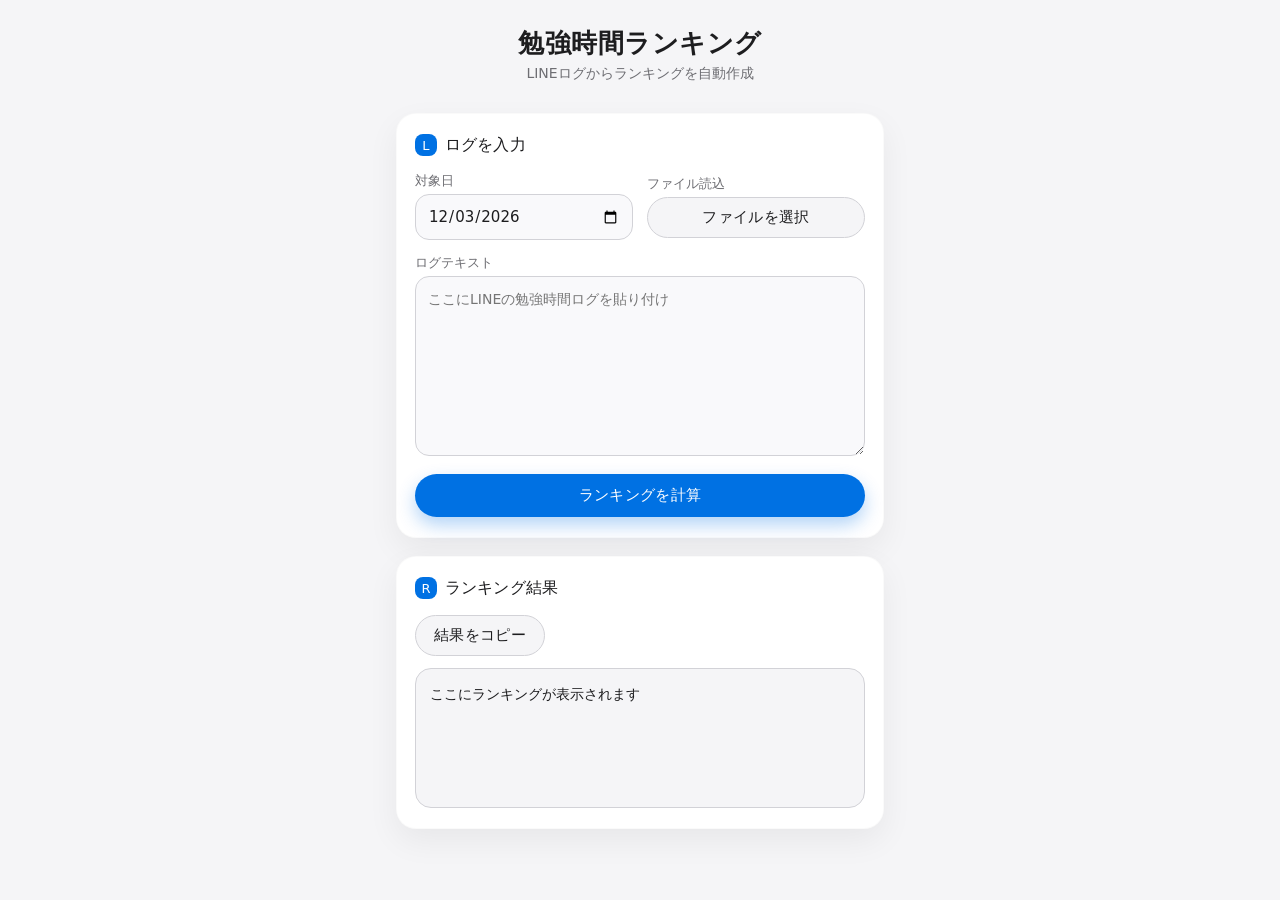
<file: index.html>
<!DOCTYPE html>
<html lang="ja">
<head>
  <meta charset="UTF-8">
  <meta name="viewport" content="width=device-width, initial-scale=1.0, maximum-scale=1.0, user-scalable=yes, viewport-fit=cover">
  <title>勉強時間ランキング</title>
  <style>
    :root {
      --bg-main: #f5f5f7;
      --bg-card: #ffffff;
      --border-soft: #d2d2d7;
      --accent: #0071e3;
      --text-main: #1d1d1f;
      --text-sub: #6e6e73;
      --radius-card: 20px;
      --radius-input: 14px;
      --shadow-soft: 0 12px 32px rgba(0,0,0,0.06);
      --safe-bottom: env(safe-area-inset-bottom, 16px);
    }

    * {
      box-sizing: border-box;
    }

    body {
      margin: 0;
      padding: 0;
      font-family: -apple-system, BlinkMacSystemFont, "SF Pro Text", system-ui, sans-serif;
      background: var(--bg-main);
      color: var(--text-main);
      -webkit-tap-highlight-color: transparent;
      -webkit-font-smoothing: antialiased;
    }

    .app-shell {
      max-width: 520px;
      margin: 0 auto;
      padding: 18px 16px calc(24px + var(--safe-bottom));
      display: flex;
      flex-direction: column;
      gap: 18px;
    }

    .app-header {
      text-align: center;
      margin-bottom: 4px;
      padding: 8px 0;
    }

    .app-header h1 {
      font-weight: 620;
      letter-spacing: 0.02em;
      font-size: 26px;
      margin: 0 0 4px;
      color: var(--text-main);
    }

    .app-header p {
      margin: 0;
      color: var(--text-sub);
      font-size: 14px;
      font-weight: 450;
    }

    .card {
      background: var(--bg-card);
      border-radius: var(--radius-card);
      box-shadow: var(--shadow-soft);
      padding: 20px 18px;
      border: 1px solid rgba(0,0,0,0.02);
      transition: box-shadow 0.2s ease;
    }

    .card-title {
      font-size: 16px;
      font-weight: 590;
      margin-bottom: 16px;
      display: flex;
      align-items: center;
      gap: 8px;
      letter-spacing: 0.01em;
    }

    .card-title span.icon {
      width: 22px;
      height: 22px;
      border-radius: 8px;
      background: var(--accent);
      display: inline-flex;
      align-items: center;
      justify-content: center;
      color: #fff;
      font-size: 13px;
      font-weight: 500;
    }

    .row {
      display: flex;
      gap: 14px;
      flex-wrap: wrap;
      align-items: center;
    }

    .row + .row {
      margin-top: 14px;
    }

    label {
      font-size: 13px;
      color: var(--text-sub);
      font-weight: 500;
      display: block;
      margin-bottom: 4px;
    }

    input[type="date"],
    textarea {
      width: 100%;
      border-radius: var(--radius-input);
      border: 1px solid var(--border-soft);
      padding: 12px 12px;
      font-size: 15px;
      outline: none;
      background: #f9f9fb;
      transition: border-color 0.2s ease, background 0.2s ease;
      -webkit-appearance: none;
      appearance: none;
      font-family: inherit;
    }

    input[type="date"] {
      min-height: 46px;
      color: var(--text-main);
    }

    textarea {
      min-height: 180px;
      resize: vertical;
      line-height: 1.5;
      font-size: 14px;
    }

    input[type="date"]:focus,
    textarea:focus {
      border-color: var(--accent);
      background: #ffffff;
      box-shadow: 0 0 0 3px rgba(0,113,227,0.12);
    }

    .btn {
      border-radius: 999px;
      border: none;
      padding: 12px 20px;
      font-size: 15px;
      font-weight: 540;
      cursor: pointer;
      display: inline-flex;
      align-items: center;
      justify-content: center;
      gap: 6px;
      transition: background 0.18s ease, box-shadow 0.18s ease, transform 0.1s ease;
      touch-action: manipulation;
      min-width: 100px;
      letter-spacing: 0.02em;
    }

    .btn-primary {
      background: var(--accent);
      color: #fff;
      box-shadow: 0 8px 18px rgba(0,113,227,0.3);
      width: 100%;
    }

    .btn-primary:active {
      background: #005bb5;
      box-shadow: 0 6px 14px rgba(0,113,227,0.4);
      transform: scale(0.97);
    }

    .btn-secondary {
      background: #f5f5f7;
      color: var(--text-main);
      border: 1px solid var(--border-soft);
      padding: 10px 18px;
    }

    .btn-secondary:active {
      background: #e5e5ea;
      transform: scale(0.97);
    }

    .file-name {
      font-size: 13px;
      color: var(--text-sub);
      margin-left: 8px;
      word-break: break-all;
    }

    .result-box {
      white-space: pre-wrap;
      font-family: "SF Mono", Menlo, Consolas, monospace;
      font-size: 14px;
      background: #f5f5f7;
      border-radius: 16px;
      padding: 14px 14px;
      border: 1px solid var(--border-soft);
      min-height: 140px;
      line-height: 1.6;
      word-break: break-word;
      color: #1d1d1f;
    }

    .copy-row {
      display: flex;
      align-items: center;
      gap: 10px;
      flex-wrap: wrap;
      margin-bottom: 12px;
    }

    .copy-msg {
      font-size: 13px;
      color: var(--text-sub);
      margin-left: 6px;
      display: none;
      font-weight: 500;
    }

    .flex-1 {
      flex: 1 1 180px;
    }

    .full-width {
      flex: 1 1 100%;
    }

    @media (max-width: 400px) {
      .app-shell {
        padding: 12px 12px calc(20px + var(--safe-bottom));
        gap: 14px;
      }
      .card {
        padding: 18px 14px;
      }
      .btn {
        padding: 12px 16px;
        font-size: 14px;
      }
    }
  </style>
</head>
<body>
  <div class="app-shell">
    <header class="app-header">
      <h1>勉強時間ランキング</h1>
      <p>LINEログからランキングを自動作成</p>
    </header>

    <section class="card">
      <div class="card-title">
        <span class="icon">L</span>
        ログを入力
      </div>

      <div class="row">
        <div class="flex-1">
          <label>対象日</label>
          <input type="date" id="targetDate">
        </div>
        <div class="flex-1" style="display: flex; align-items: flex-end;">
          <div style="width: 100%;">
            <label>ファイル読込</label>
            <button id="fileBtn" class="btn btn-secondary" style="width: 100%;">
              ファイルを選択
            </button>
            <span id="fileName" class="file-name"></span>
            <input type="file" id="fileInput" accept=".txt,text/plain" style="display:none;">
          </div>
        </div>
      </div>

      <div class="row">
        <div class="full-width">
          <label>ログテキスト</label>
          <textarea id="logInput" placeholder="ここにLINEの勉強時間ログを貼り付け"></textarea>
        </div>
      </div>

      <div class="row">
        <button id="calcBtn" class="btn btn-primary">
          ランキングを計算
        </button>
      </div>
    </section>

    <section class="card">
      <div class="card-title">
        <span class="icon">R</span>
        ランキング結果
      </div>

      <div class="copy-row">
        <button id="copyBtn" class="btn btn-secondary">
          結果をコピー
        </button>
        <span id="copyMsg" class="copy-msg">コピーしました</span>
      </div>

      <div class="row">
        <div class="full-width">
          <div id="resultText" class="result-box">ここにランキングが表示されます</div>
        </div>
      </div>
    </section>
  </div>

  <script>
    (function() {
      const fileBtn = document.getElementById('fileBtn');
      const fileInput = document.getElementById('fileInput');
      const fileNameSpan = document.getElementById('fileName');
      const logInput = document.getElementById('logInput');
      const targetDate = document.getElementById('targetDate');
      const calcBtn = document.getElementById('calcBtn');
      const resultText = document.getElementById('resultText');
      const copyBtn = document.getElementById('copyBtn');
      const copyMsg = document.getElementById('copyMsg');

      fileBtn.addEventListener('click', (e) => {
        e.preventDefault();
        fileInput.click();
      });

      fileInput.addEventListener('change', function(e) {
        const file = e.target.files[0];
        if (file) {
          fileNameSpan.textContent = file.name;
          const reader = new FileReader();
          reader.onload = function(event) {
            logInput.value = event.target.result;
          };
          reader.readAsText(file, 'UTF-8');
        } else {
          fileNameSpan.textContent = '';
        }
      });

      function toHalfWidth(str) {
        return str.replace(/[！-～]/g, s => String.fromCharCode(s.charCodeAt(0) - 0xFEE0))
                  .replace(/　/g, " ");
      }

      function parseMinutes(text) {
        text = toHalfWidth(text);
        const halfMatch = text.match(/(\d+)時間半/);
        if (halfMatch) return Number(halfMatch[1]) * 60 + 30;

        const hm = text.match(/(\d+)時間\s*(\d+)分/);
        if (hm) return Number(hm[1]) * 60 + Number(hm[2]);

        const h = text.match(/(\d+)時間/);
        if (h) return Number(h[1]) * 60;

        const m = text.match(/(\d+)分/);
        if (m) return Number(m[1]);

        return 0;
      }

      function parseAllLogs(rawText) {
        const lines = rawText.split('\n').map(l => l.trim());
        const allReports = [];
        let currentDate = null;
        const dateLineRegex = /^(\d{4})[./](\d{1,2})[./](\d{1,2})/;
        const schoolRegex = /(学校あり|学校アリ|ｶﾞｯｺｳｱﾘ|ガッコウアリ)/;
        const examRegex = /受験生/;

        for (let i = 0; i < lines.length; i++) {
          let line = toHalfWidth(lines[i]);
          const d = line.match(dateLineRegex);
          if (d) {
            const y = d[1];
            const m = d[2].padStart(2, "0");
            const day = d[3].padStart(2, "0");
            currentDate = `${y}-${m}-${day}`;
            continue;
          }

          if (line.includes("勉強時間報告")) {
            if (!currentDate) continue;
            const timeMatch = line.match(/^(\d{1,2}):(\d{2})/);
            if (!timeMatch) continue;

            const hour = Number(timeMatch[1]);
            const minute = Number(timeMatch[2]);

            let afterTime = line.replace(/^\d{1,2}:\d{2}\s*/, "");
            afterTime = afterTime.replace(/勉強時間報告(?=[0-9０-９半])/g, "勉強時間報告 ");

            const beforeReport = afterTime.split("勉強時間報告")[0].trim();
            const name = beforeReport;

            let blockLines = [line];
            for (let j = i + 1; j < lines.length; j++) {
              const l = toHalfWidth(lines[j]);
              if (/^\d{1,2}:\d{2}/.test(l)) break;
              if (dateLineRegex.test(l)) break;
              blockLines.push(l);
            }
            const block = blockLines.join(" ");
            const minutes = parseMinutes(block);
            if (minutes === 0) continue;

            const school = schoolRegex.test(block);
            const exam = examRegex.test(block);

            let msgDate = new Date(`${currentDate}T00:00:00`);
            msgDate.setHours(hour, minute, 0, 0);

            allReports.push({
              name,
              minutes,
              date: msgDate,
              school,
              exam
            });
          }
        }
        return allReports;
      }

      function getDailyRange(targetDateStr) {
        const start = new Date(`${targetDateStr}T12:00:00`);
        const end = new Date(start);
        end.setDate(end.getDate() + 1);
        end.setHours(6, 0, 0, 0);
        return { start, end };
      }

      function getMonthlyRanges(targetDateStr) {
        const target = new Date(`${targetDateStr}T00:00:00`);
        const year = target.getFullYear();
        const month = target.getMonth();
        const ranges = [];
        for (let day = 1; day <= target.getDate(); day++) {
          const d = new Date(year, month, day);
          const yyyy = d.getFullYear();
          const mm = String(d.getMonth() + 1).padStart(2, "0");
          const dd = String(d.getDate()).padStart(2, "0");
          ranges.push(getDailyRange(`${yyyy}-${mm}-${dd}`));
        }
        return ranges;
      }

      function calculateRanking() {
        let raw = logInput.value;
        const targetDateStr = targetDate.value;

        raw = raw.replace(/[""']/g, "");

        if (!raw.trim()) {
          alert('ログを入力するか、ファイルを読み込んでください');
          return;
        }
        if (!targetDateStr) {
          alert('対象日を選択してください');
          return;
        }

        const allReports = parseAllLogs(raw);
        const { start, end } = getDailyRange(targetDateStr);

        const latestToday = {};
        allReports.forEach(r => {
          if (r.date >= start && r.date <= end) {
            if (!latestToday[r.name] || r.date > latestToday[r.name].date) {
              latestToday[r.name] = r;
            }
          }
        });

        const todayEntries = Object.values(latestToday).sort((a, b) => b.minutes - a.minutes);

        const monthlyRanges = getMonthlyRanges(targetDateStr);
        const monthlyTotals = {};

        monthlyRanges.forEach(range => {
          const dailyLatest = {};
          allReports.forEach(r => {
            if (r.date >= range.start && r.date <= range.end) {
              if (!dailyLatest[r.name] || r.date > dailyLatest[r.name].date) {
                dailyLatest[r.name] = r;
              }
            }
          });
          for (const name in dailyLatest) {
            if (latestToday[name]) {
              monthlyTotals[name] = (monthlyTotals[name] || 0) + dailyLatest[name].minutes;
            }
          }
        });

        const d = new Date(targetDateStr);
        const dateLabel = `${d.getMonth() + 1}/${d.getDate()}`;

        let text = `総合ランキング ${dateLabel}\n`;
        todayEntries.forEach((r, i) => {
          const h = Math.floor(r.minutes / 60);
          const m = r.minutes % 60;
          const monthH = Math.floor((monthlyTotals[r.name] || 0) / 60);
          text += `${i + 1}位 ${r.name}：${h}時間${m}分　(${monthH}h)\n`;
        });

        const school = todayEntries.filter(r => r.school);
        if (school.length > 0) {
          text += `\n学校ありランキング\n`;
          school.forEach((r, i) => {
            const h = Math.floor(r.minutes / 60);
            const m = r.minutes % 60;
            const monthH = Math.floor((monthlyTotals[r.name] || 0) / 60);
            text += `${i + 1}位 ${r.name}：${h}時間${m}分　(${monthH}h)\n`;
          });
        }

        const exam = todayEntries.filter(r => r.exam);
        if (exam.length > 0) {
          text += `\n受験生ランキング\n`;
          exam.forEach((r, i) => {
            const h = Math.floor(r.minutes / 60);
            const m = r.minutes % 60;
            const monthH = Math.floor((monthlyTotals[r.name] || 0) / 60);
            text += `${i + 1}位 ${r.name}：${h}時間${m}分　(${monthH}h)\n`;
          });
        }

        text += `\n※括弧内は今月の合計時間です`;
        resultText.textContent = text;
      }

      function copyResult() {
        const text = resultText.textContent;
        if (!text || text === 'ここにランキングが表示されます') {
          alert('コピーする結果がありません');
          return;
        }
        navigator.clipboard.writeText(text).then(() => {
          copyMsg.style.display = "inline";
          setTimeout(() => { copyMsg.style.display = "none"; }, 1800);
        }).catch(() => {
          alert('コピーに失敗しました');
        });
      }

      calcBtn.addEventListener('click', calculateRanking);
      copyBtn.addEventListener('click', copyResult);

      window.addEventListener("load", () => {
        const now = new Date();
        now.setDate(now.getDate() - 1);
        const yyyy = now.getFullYear();
        const mm = String(now.getMonth() + 1).padStart(2, "0");
        const dd = String(now.getDate()).padStart(2, "0");
        if (targetDate) targetDate.value = `${yyyy}-${mm}-${dd}`;

        resultText.textContent = 'ここにランキングが表示されます';
      });
    })();
  </script>
</body>
</html>
</file>
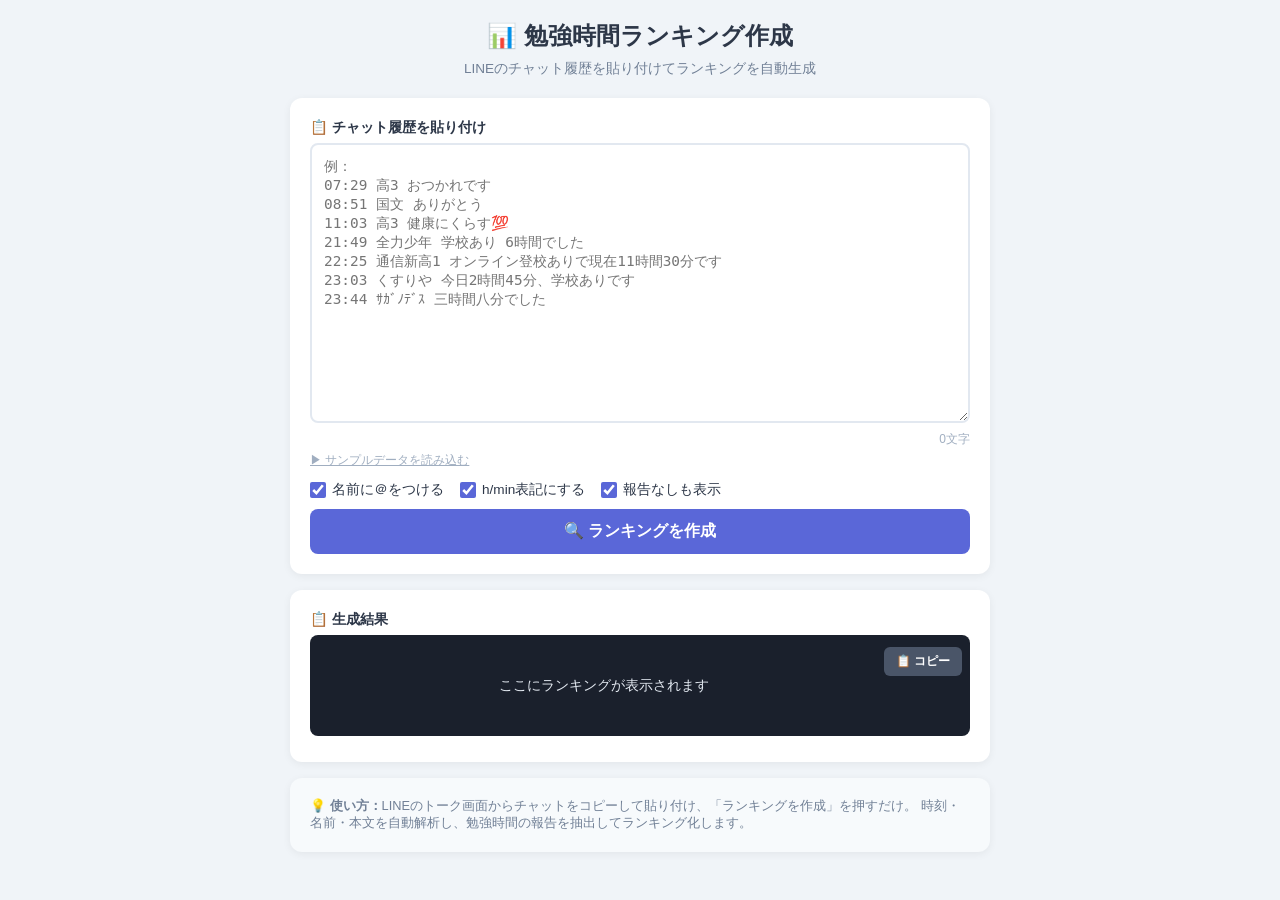
<file: deepseek_html_20260427_f91a4a.html>
<!DOCTYPE html>
<html lang="ja">
<head>
    <meta charset="UTF-8">
    <meta name="viewport" content="width=device-width, initial-scale=1.0">
    <title>勉強時間ランキング作成</title>
    <style>
        * {
            margin: 0;
            padding: 0;
            box-sizing: border-box;
        }
        body {
            font-family: 'Helvetica Neue', 'Segoe UI', sans-serif;
            background: #f0f4f8;
            min-height: 100vh;
            padding: 20px;
        }
        .container {
            max-width: 700px;
            margin: 0 auto;
        }
        h1 {
            text-align: center;
            color: #2d3748;
            margin-bottom: 8px;
            font-size: 1.5em;
        }
        .subtitle {
            text-align: center;
            color: #718096;
            font-size: 0.85em;
            margin-bottom: 20px;
        }
        .section {
            background: #fff;
            border-radius: 12px;
            padding: 20px;
            margin-bottom: 16px;
            box-shadow: 0 2px 8px rgba(0,0,0,0.06);
        }
        label {
            display: block;
            font-weight: 600;
            color: #2d3748;
            margin-bottom: 6px;
            font-size: 0.9em;
        }
        textarea {
            width: 100%;
            height: 280px;
            border: 2px solid #e2e8f0;
            border-radius: 8px;
            padding: 12px;
            font-size: 0.9em;
            font-family: 'SF Mono', 'Menlo', 'Monaco', monospace;
            resize: vertical;
            transition: border 0.2s;
        }
        textarea:focus {
            outline: none;
            border-color: #5a67d8;
        }
        .options {
            display: flex;
            flex-wrap: wrap;
            gap: 16px;
            margin-top: 12px;
        }
        .options label {
            display: flex;
            align-items: center;
            gap: 6px;
            font-weight: 400;
            cursor: pointer;
            font-size: 0.85em;
        }
        .options input[type="checkbox"] {
            width: 16px;
            height: 16px;
            accent-color: #5a67d8;
        }
        button {
            width: 100%;
            padding: 12px;
            background: #5a67d8;
            color: #fff;
            border: none;
            border-radius: 8px;
            font-size: 1em;
            font-weight: 600;
            cursor: pointer;
            transition: background 0.2s;
            margin-top: 4px;
        }
        button:hover {
            background: #4c51bf;
        }
        button:active {
            transform: scale(0.98);
        }
        .result-area {
            background: #1a202c;
            color: #e2e8f0;
            border-radius: 8px;
            padding: 16px;
            font-family: 'SF Mono', 'Menlo', 'Monaco', monospace;
            font-size: 0.9em;
            white-space: pre-wrap;
            word-break: break-all;
            min-height: 60px;
            line-height: 1.6;
            position: relative;
        }
        .copy-btn {
            position: absolute;
            top: 8px;
            right: 8px;
            background: #4a5568;
            color: #fff;
            border: none;
            border-radius: 6px;
            padding: 6px 12px;
            font-size: 0.75em;
            cursor: pointer;
            width: auto;
        }
        .copy-btn:hover {
            background: #5a67d8;
        }
        .result-wrapper {
            position: relative;
        }
        .error {
            color: #e53e3e;
            font-size: 0.85em;
            margin-top: 6px;
        }
        .count-info {
            text-align: right;
            color: #a0aec0;
            font-size: 0.75em;
            margin-top: 4px;
        }
        .example {
            color: #a0aec0;
            font-size: 0.75em;
            margin-top: 4px;
            cursor: pointer;
            text-decoration: underline;
        }
        .example:hover {
            color: #5a67d8;
        }
        hr {
            border: none;
            border-top: 1px solid #e2e8f0;
            margin: 12px 0;
        }
    </style>
</head>
<body>
    <div class="container">
        <h1>📊 勉強時間ランキング作成</h1>
        <p class="subtitle">LINEのチャット履歴を貼り付けてランキングを自動生成</p>

        <div class="section">
            <label for="chatInput">📋 チャット履歴を貼り付け</label>
            <textarea id="chatInput" placeholder="例：
07:29 高3 おつかれです
08:51 国文 ありがとう
11:03 高3 健康にくらす💯
21:49 全力少年 学校あり 6時間でした
22:25 通信新高1 オンライン登校ありで現在11時間30分です
23:03 くすりや 今日2時間45分、学校ありです
23:44 ｻｶﾞﾉﾃﾞｽ 三時間八分でした"></textarea>
            <p class="count-info" id="charCount">0文字</p>
            <p class="example" onclick="loadExample()">▶ サンプルデータを読み込む</p>
            
            <div class="options">
                <label><input type="checkbox" id="optAt" checked> 名前に＠をつける</label>
                <label><input type="checkbox" id="optHmin" checked> h/min表記にする</label>
                <label><input type="checkbox" id="optShowNoReport" checked> 報告なしも表示</label>
            </div>
            
            <button onclick="generateRanking()">🔍 ランキングを作成</button>
        </div>

        <div class="section">
            <label>📋 生成結果</label>
            <div class="result-wrapper">
                <div class="result-area" id="resultArea">
                    ここにランキングが表示されます
                </div>
                <button class="copy-btn" onclick="copyResult()">📋 コピー</button>
            </div>
            <p class="error" id="errorMsg"></p>
        </div>

        <div class="section" style="background:#f7fafc;">
            <p style="font-size:0.8em; color:#718096;">
                💡 <strong>使い方：</strong>LINEのトーク画面からチャットをコピーして貼り付け、「ランキングを作成」を押すだけ。
                時刻・名前・本文を自動解析し、勉強時間の報告を抽出してランキング化します。
            </p>
        </div>
    </div>

    <script>
        function loadExample() {
            const example = `07:29 高3 おつかれです
07:29 高3 じゃあ次自分行こっかな
07:50 香芝 おっと是非
08:51 国文 ありがとう
08:52 国文 最近寝るの早いから夜のうちにできない
11:03 高3 健康にくらす💯
21:49 全力少年 学校あり
6時間でした。もう疲れたんで寝ますお休み
21:50 全力少年 正確にいえば6時間10分くらいですが6時間でいいです。
22:25 通信新高1 お久しぶりです。
オンライン登校ありで現在11時間30分です。あと30分頑張ります(頑張る)
22:42 高3 今日1時とかにまとめる予定
23:03 くすりや 今日2時間45分、学校ありです
23:21 香芝 画像
23:21 香芝 🏫アリ
明日も頑張ります🔥
23:44 ｻｶﾞﾉﾃﾞｽ 三時間八分でした
23:44 ｻｶﾞﾉﾃﾞｽ 画像`;
            document.getElementById('chatInput').value = example;
            updateCharCount();
        }

        function updateCharCount() {
            const count = document.getElementById('chatInput').value.length;
            document.getElementById('charCount').textContent = count + '文字';
        }

        document.getElementById('chatInput').addEventListener('input', updateCharCount);

        function parseTimeToMinutes(str) {
            // 全角数字を半角に
            str = str.replace(/[０-９]/g, s => String.fromCharCode(s.charCodeAt(0) - 0xFEE0));
            // 漢数字（〜十〜）の簡易対応
            const kanjiNum = { '一':1,'二':2,'三':3,'四':4,'五':5,'六':6,'七':7,'八':8,'九':9,'十':10,'百':100 };
            // "三時間八分" のようなパターン
            let match = str.match(/([一二三四五六七八九十百]+)時間([一二三四五六七八九十]+)分/);
            if (match) {
                let h = 0;
                let m = 0;
                const hStr = match[1];
                const mStr = match[2];
                if (hStr === '十') h = 10;
                else if (hStr.length === 2 && hStr[0] === '十') h = 10 + (kanjiNum[hStr[1]] || 0);
                else h = kanjiNum[hStr] || 0;
                
                if (mStr === '十') m = 10;
                else if (mStr.length === 2 && mStr[0] === '十') m = 10 + (kanjiNum[mStr[1]] || 0);
                else m = kanjiNum[mStr] || 0;
                return h * 60 + m;
            }
            match = str.match(/([一二三四五六七八九十百]+)時間/);
            if (match) {
                const hStr = match[1];
                let h = 0;
                if (hStr === '十') h = 10;
                else if (hStr.length === 2 && hStr[0] === '十') h = 10 + (kanjiNum[hStr[1]] || 0);
                else h = kanjiNum[hStr] || 0;
                return h * 60;
            }
            match = str.match(/([一二三四五六七八九十]+)分/);
            if (match) {
                const mStr = match[1];
                let m = 0;
                if (mStr === '十') m = 10;
                else if (mStr.length === 2 && mStr[0] === '十') m = 10 + (kanjiNum[mStr[1]] || 0);
                else m = kanjiNum[mStr] || 0;
                return m;
            }

            // 半角数字パターン
            // X時間Y分 / XhYmin / X時間 / Y分 / Xh / Ymin
            let totalMinutes = 0;
            const hourPatterns = [
                /(\d+)\s*時間/,
                /(\d+)\s*h/i,
                /(\d+)\s*時間半/, // 半端対応
            ];
            const minPatterns = [
                /(\d+)\s*分/,
                /(\d+)\s*min/i,
                /(\d+)\s*m(?!\w)/i,
            ];
            const combPatterns = [
                /(\d+)\s*時間\s*(\d+)\s*分/,
                /(\d+)\s*h\s*(\d+)\s*min/i,
                /(\d+)\s*h\s*(\d+)\s*m(?!\w)/i,
                /(\d+)\s*時間\s*半/, // 例：2時間半 → 150分
            ];

            for (const p of combPatterns) {
                const m = str.match(p);
                if (m && m[1] && m[2]) {
                    return parseInt(m[1]) * 60 + parseInt(m[2]);
                }
            }
            // 時間半
            const halfMatch = str.match(/(\d+)\s*時間半/);
            if (halfMatch) {
                return parseInt(halfMatch[1]) * 60 + 30;
            }

            let hasHour = false;
            for (const p of hourPatterns) {
                const m = str.match(p);
                if (m) {
                    totalMinutes += parseInt(m[1]) * 60;
                    hasHour = true;
                    break;
                }
            }
            for (const p of minPatterns) {
                const m = str.match(p);
                if (m) {
                    totalMinutes += parseInt(m[1]);
                    break;
                }
            }
            if (hasHour || totalMinutes > 0) return totalMinutes;

            // 単独の数字（例：「6時間」が改行で分かれてるケース用。本文全体の結合は別途対応）
            // 小数点時間（例：1.5h）
            const decimalHour = str.match(/(\d+\.?\d*)\s*h/i);
            if (decimalHour) {
                return Math.round(parseFloat(decimalHour[1]) * 60);
            }

            return null;
        }

        function extractStudyTime(text) {
            // 全角数字を半角に
            let normalized = text.replace(/[０-９]/g, s => String.fromCharCode(s.charCodeAt(0) - 0xFEE0));
            return parseTimeToMinutes(normalized);
        }

        function parseChat(input) {
            const lines = input.split('\n');
            const messages = [];
            
            // LINEの形式をパース：時刻 名前 本文
            const linePattern = /^(\d{1,2}:\d{2})\s+(.+?)\s+(.*)$/;
            
            for (let i = 0; i < lines.length; i++) {
                const line = lines[i].trim();
                if (!line) continue;
                
                const match = line.match(linePattern);
                if (match) {
                    messages.push({
                        time: match[1],
                        name: match[2].trim(),
                        text: match[3].trim()
                    });
                } else {
                    // 前のメッセージの続きの可能性（改行された本文）
                    if (messages.length > 0) {
                        messages[messages.length - 1].text += ' ' + line;
                    }
                }
            }
            return messages;
        }

        function generateRanking() {
            const input = document.getElementById('chatInput').value.trim();
            const errorMsg = document.getElementById('errorMsg');
            const resultArea = document.getElementById('resultArea');
            errorMsg.textContent = '';

            if (!input) {
                errorMsg.textContent = 'チャット履歴を入力してください。';
                resultArea.textContent = 'ここにランキングが表示されます';
                return;
            }

            const messages = parseChat(input);
            if (messages.length === 0) {
                errorMsg.textContent = 'チャット履歴の形式が認識できませんでした。「時刻 名前 本文」の形式で入力してください。';
                return;
            }

            // ユーザーごとにメッセージをまとめる
            const userMessages = {};
            for (const msg of messages) {
                if (!userMessages[msg.name]) {
                    userMessages[msg.name] = [];
                }
                userMessages[msg.name].push(msg.text);
            }

            const optAt = document.getElementById('optAt').checked;
            const optHmin = document.getElementById('optHmin').checked;
            const optShowNoReport = document.getElementById('optShowNoReport').checked;

            // ユーザーごとに勉強時間を抽出
            const userStudyTimes = [];
            for (const [name, texts] of Object.entries(userMessages)) {
                // 全メッセージを結合して解析（改行で分かれたケース対応）
                const combinedText = texts.join(' ');
                const minutes = extractStudyTime(combinedText);
                userStudyTimes.push({ name, minutes, combinedText });
            }

            // 時間があるユーザーとないユーザーに分ける
            const withTime = userStudyTimes.filter(u => u.minutes !== null);
            const withoutTime = userStudyTimes.filter(u => u.minutes === null);

            // 時間降順ソート
            withTime.sort((a, b) => b.minutes - a.minutes);

            // 結果生成
            const lines = [];
            lines.push('📊 勉強時間ランキング');
            
            let rank = 1;
            for (const user of withTime) {
                const prefix = optAt ? '@' : '';
                const nameDisplay = prefix + user.name;
                let timeDisplay;
                if (optHmin) {
                    const h = Math.floor(user.minutes / 60);
                    const m = user.minutes % 60;
                    timeDisplay = h + 'h' + m + 'min';
                } else {
                    const h = Math.floor(user.minutes / 60);
                    const m = user.minutes % 60;
                    if (h > 0 && m > 0) timeDisplay = h + '時間' + m + '分';
                    else if (h > 0) timeDisplay = h + '時間';
                    else timeDisplay = m + '分';
                }
                lines.push(rank + '位 ' + nameDisplay + ' ' + timeDisplay);
                rank++;
            }

            // 時間記載なし
            if (optShowNoReport && withoutTime.length > 0) {
                const noReportNames = withoutTime.map(u => (optAt ? '@' : '') + u.name).join('・');
                lines.push('※' + noReportNames + ' 報告なし');
            }

            resultArea.textContent = lines.join('\n');
        }

        function copyResult() {
            const resultArea = document.getElementById('resultArea');
            const text = resultArea.textContent;
            if (text === 'ここにランキングが表示されます') {
                document.getElementById('errorMsg').textContent = '先にランキングを作成してください。';
                return;
            }
            navigator.clipboard.writeText(text).then(() => {
                const btn = document.querySelector('.copy-btn');
                const original = btn.textContent;
                btn.textContent = '✅ コピー完了';
                btn.style.background = '#48bb78';
                setTimeout(() => {
                    btn.textContent = original;
                    btn.style.background = '#4a5568';
                }, 1500);
            }).catch(() => {
                document.getElementById('errorMsg').textContent = 'コピーに失敗しました。手動でコピーしてください。';
            });
        }

        // 文字数カウント初期化
        updateCharCount();
    </script>
</body>
</html>
</file>
